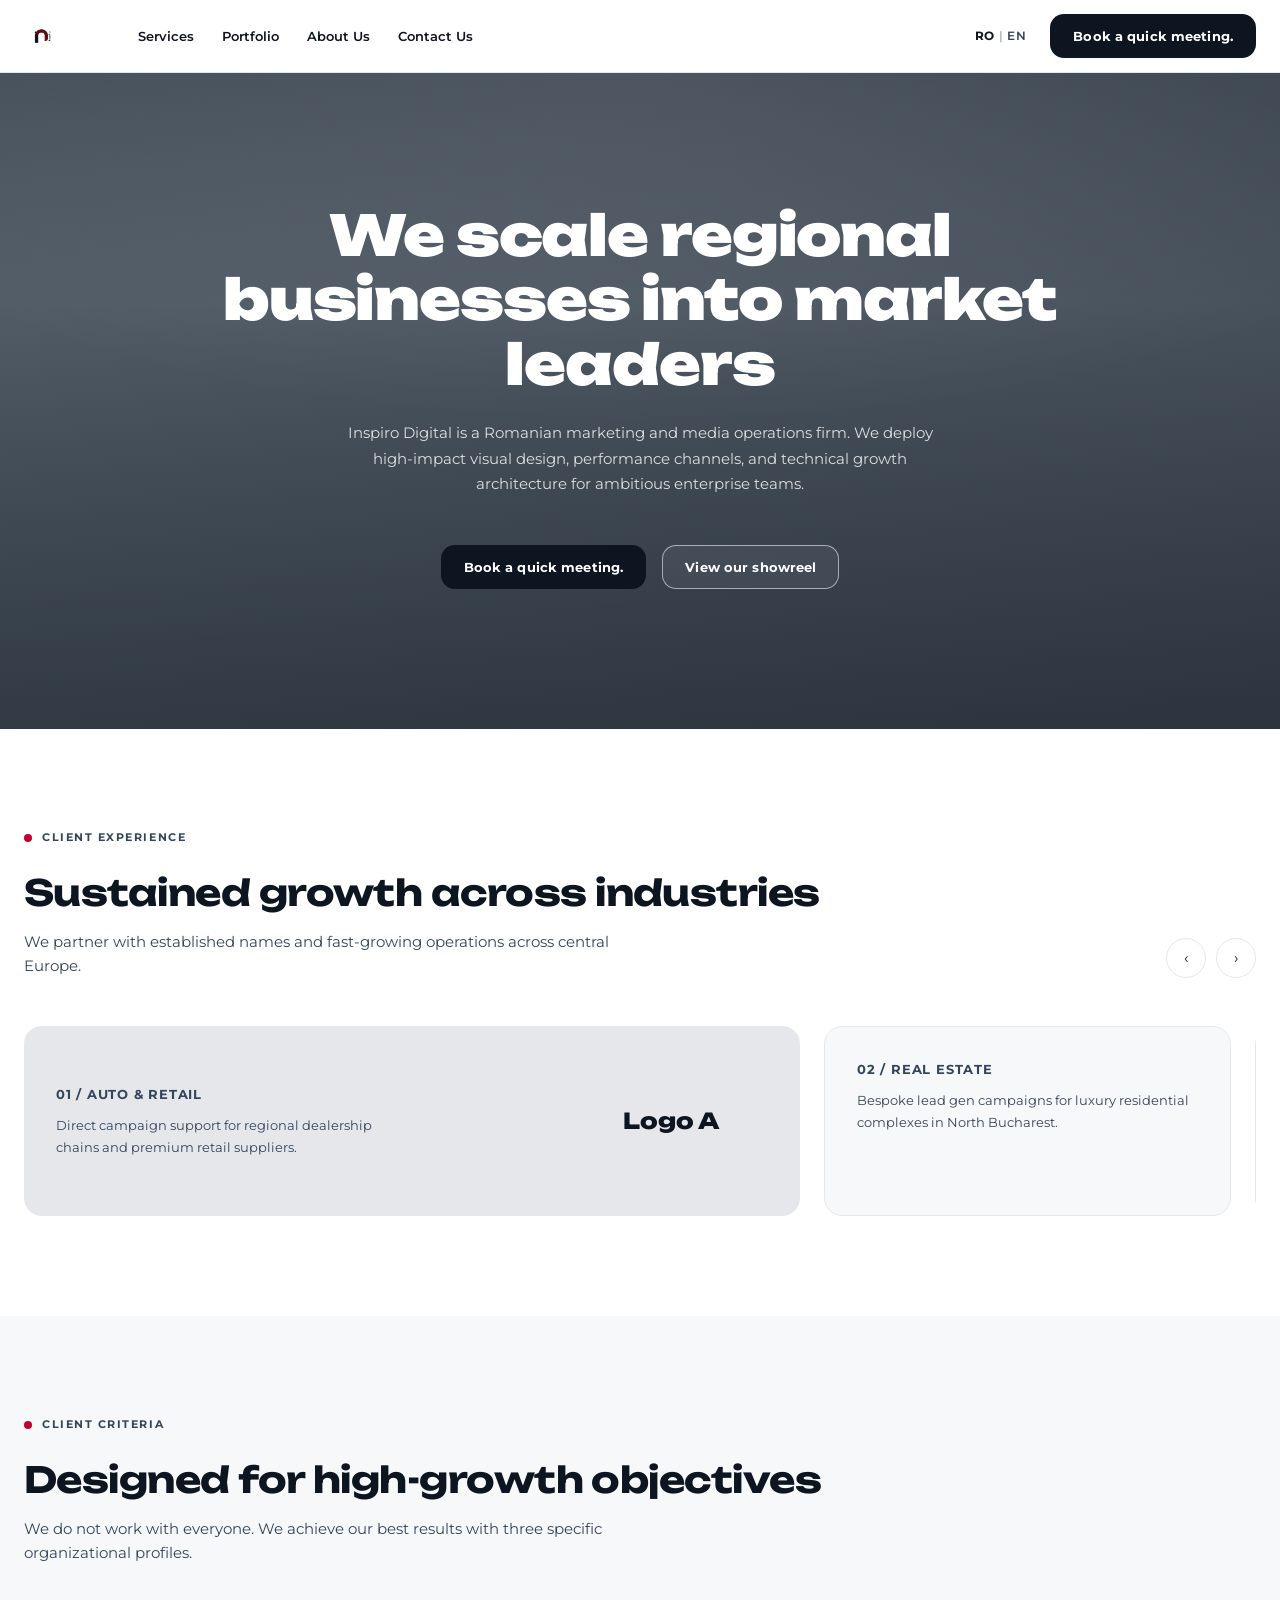
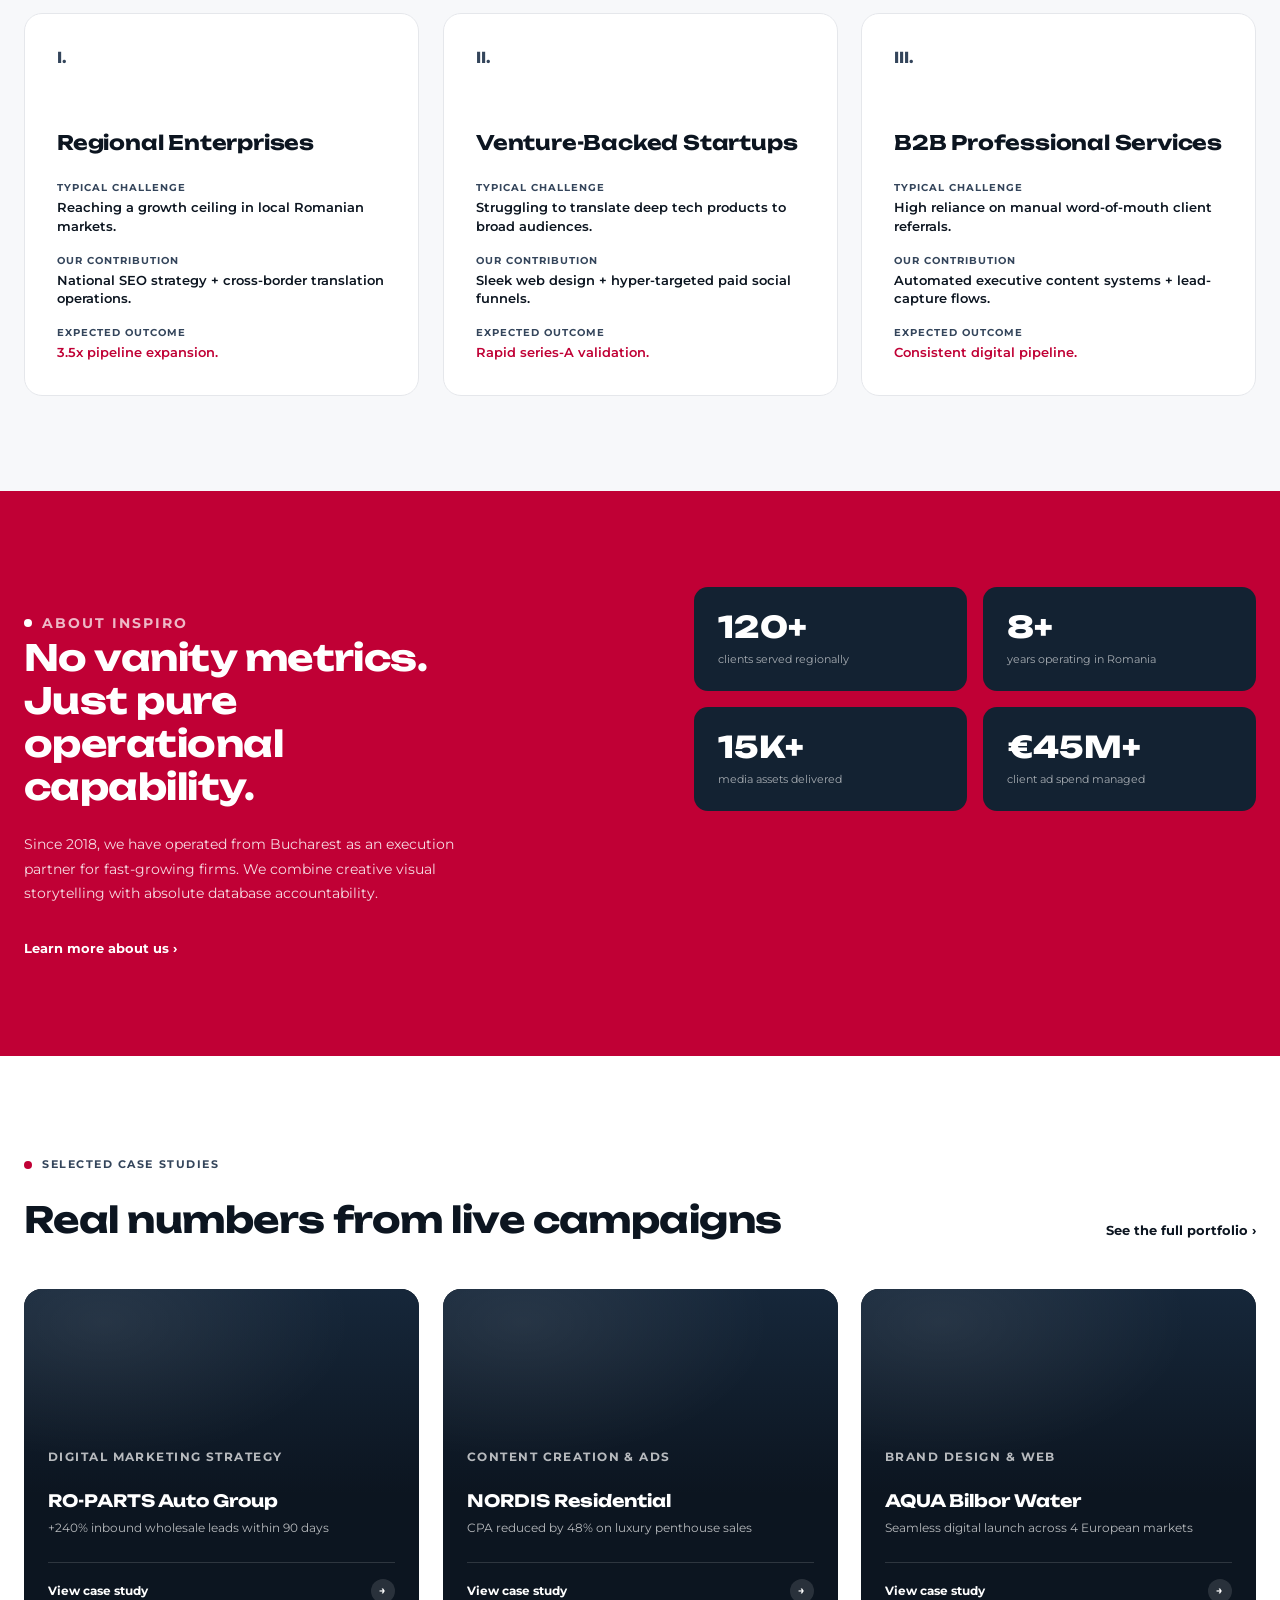
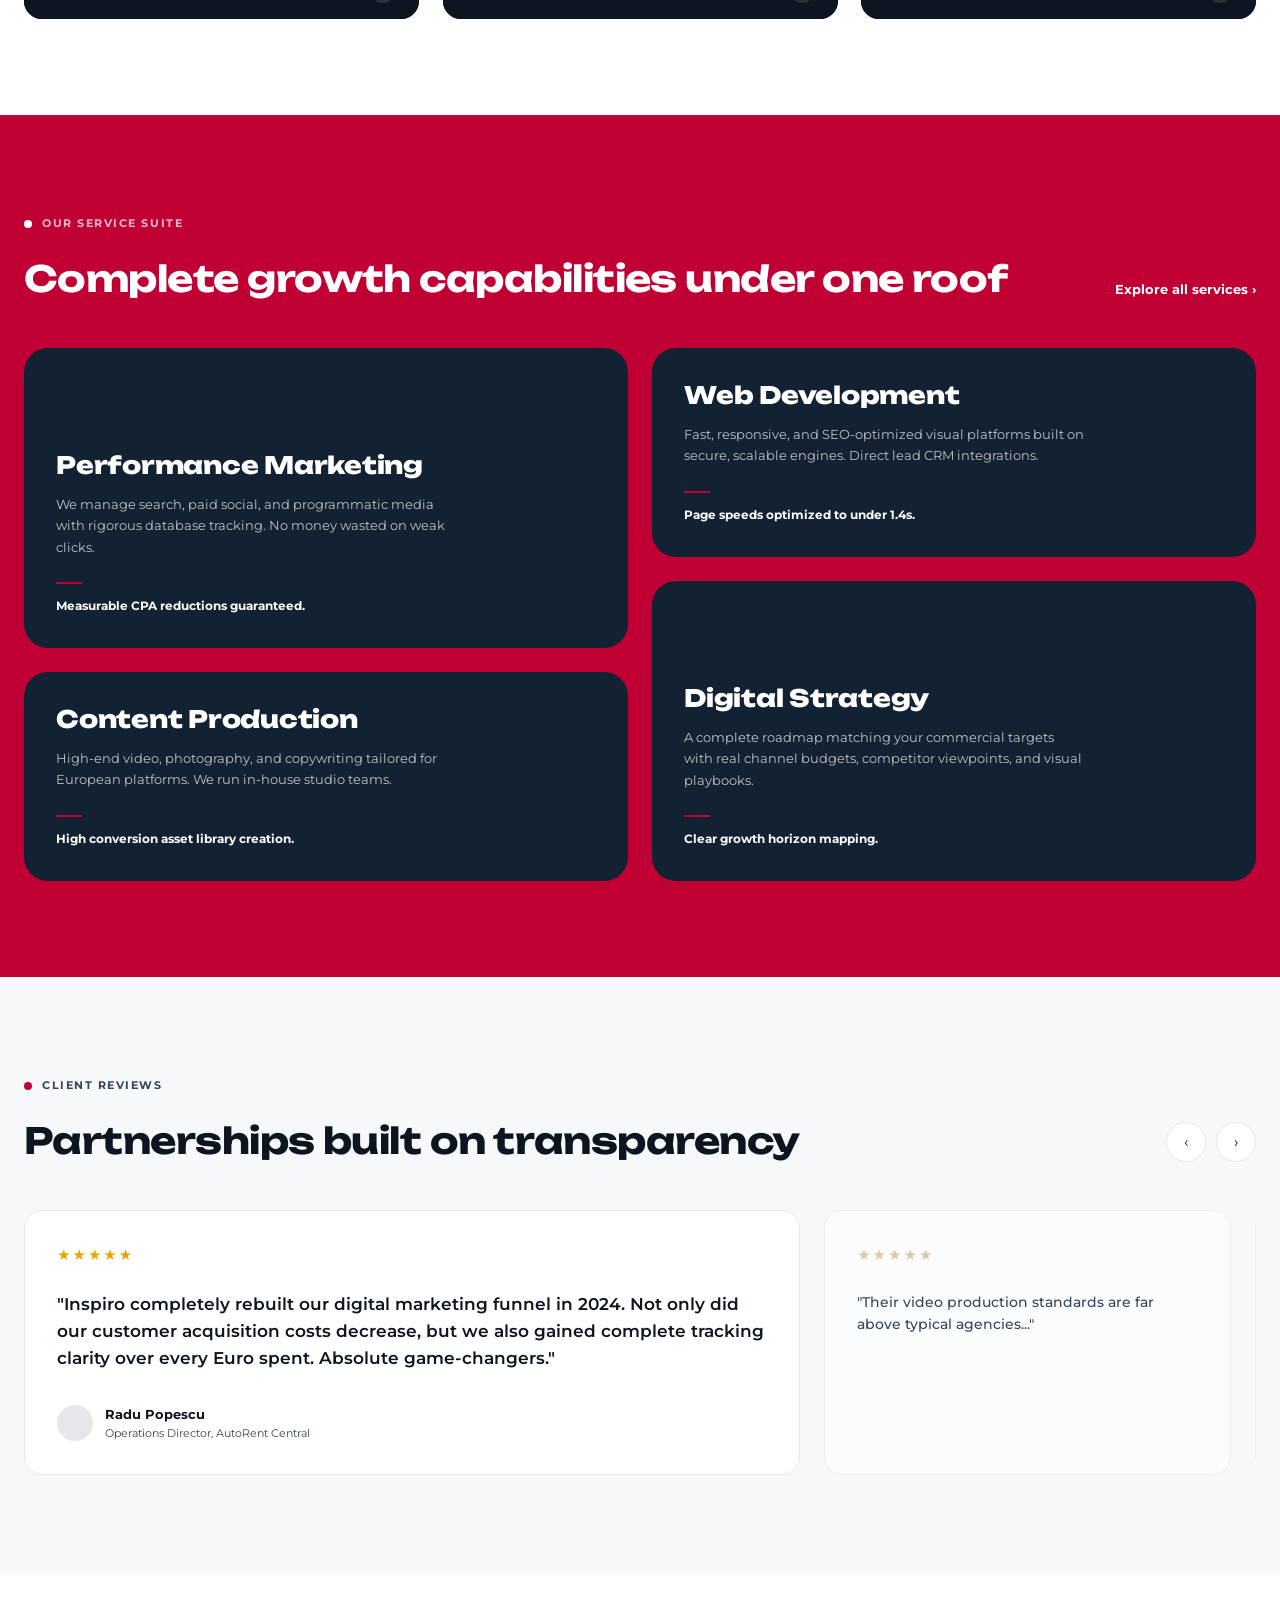
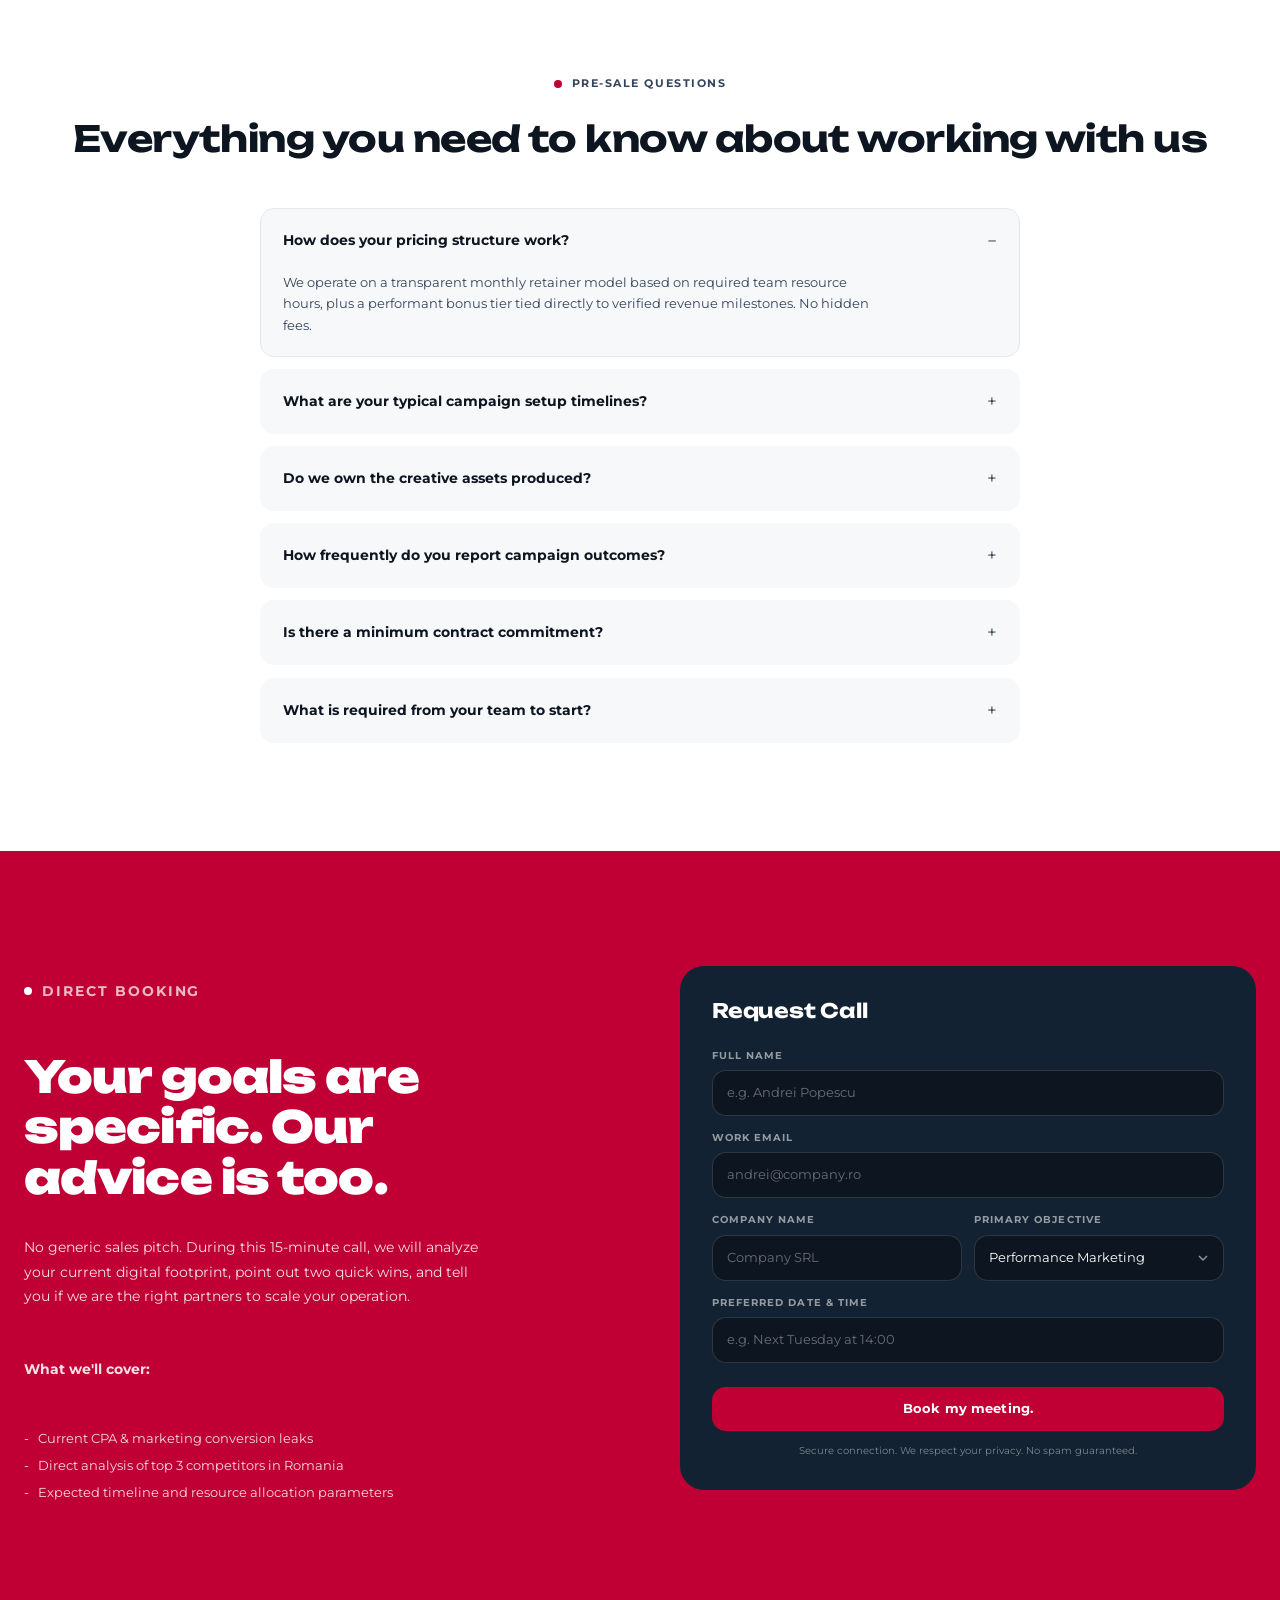
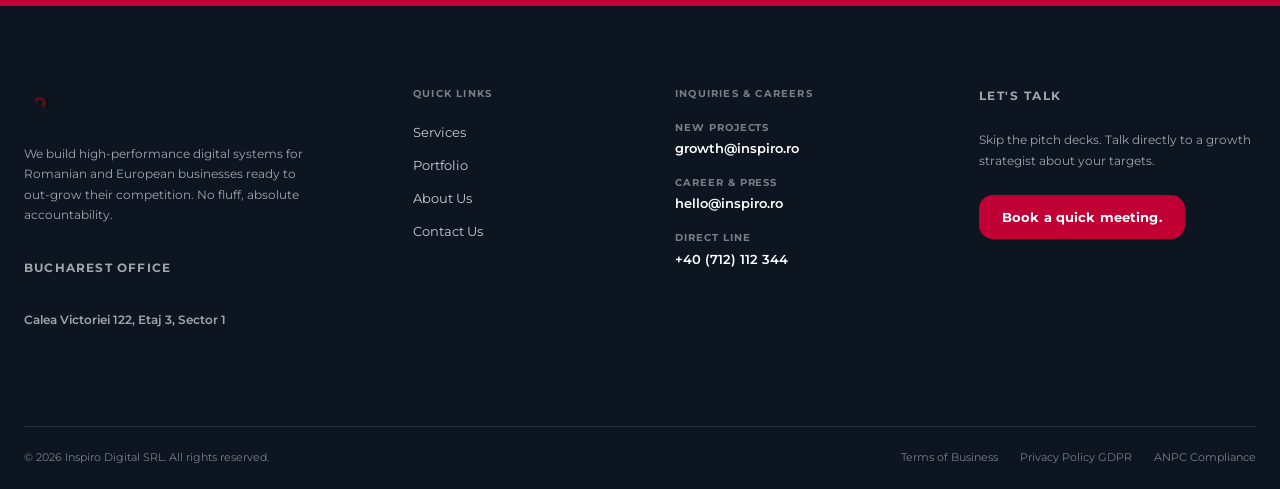
<file: index(7).html>
<!DOCTYPE html>
<html lang="en">
<head>
<meta charset="UTF-8">
<meta name="viewport" content="width=device-width, initial-scale=1">
<title>Inspiro Digital — We scale regional businesses into market leaders</title>
<meta name="description" content="Inspiro Digital is a Romanian marketing and media operations firm. We deploy high-impact visual design, performance channels, and technical growth architecture for ambitious enterprise teams.">
<link rel="preconnect" href="https://fonts.googleapis.com">
<link rel="preconnect" href="https://fonts.gstatic.com" crossorigin>
<link href="https://fonts.googleapis.com/css2?family=Montserrat:wght@400;500;600;700&family=Unbounded:wght@400;500;600;700;800;900&display=swap" rel="stylesheet">
<style>
/* ============================================================
   INSPIRO DESIGN SYSTEM v1.0.4
   01 Colors · 02 Typography · 03 Spacing · 04 Radius · 05 Grid
   06 Buttons · 07 Forms · 08 Cards · 09 Nav · 10 Backgrounds
   11 Motion
   ============================================================ */

/* 01 / COLORS ------------------------------------------------ */
:root{
  --pure-white:#FFFFFF;
  --cool-light-grey:#F7F8FA;
  --border-grey:#E5E7EB;
  --dark-editorial:#0C1520;
  --deep-navy:#132232;
  --muted-slate:#34455B;
  --accent-red:#C00035;
  --accent-red-hover:#D9003C;

  /* 03 / 8PX SPACING GRID */
  --s1:8px; --s2:16px; --s3:24px; --s4:32px; --s6:48px;
  --s8:64px; --s10:80px; --s12:96px; --s15:120px;

  /* 04 / BORDER RADIUS SCALE */
  --r-s:14px; --r-m:18px; --r-l:24px; --r-xl:32px;

  /* 05 / GRID SYSTEM — Desktop 1440 · 12 col · 80px margins · 24px gutters */
  --container:1280px;
  --gutter:24px;
  --margin:80px;

  /* 11 / MOTION */
  --ease:cubic-bezier(0.25,1,0.5,1);
  --dur:200ms;
}

*,*::before,*::after{box-sizing:border-box;}
html{scroll-behavior:smooth;-webkit-text-size-adjust:100%;}
body{
  margin:0;
  background:var(--pure-white);
  color:var(--dark-editorial);
  font-family:'Montserrat',system-ui,-apple-system,sans-serif;
  font-size:15px;line-height:1.6;font-weight:400;
  -webkit-font-smoothing:antialiased;
}
img{max-width:100%;display:block;}
a{color:inherit;text-decoration:none;}
button,input,select,textarea{font:inherit;color:inherit;}

:focus-visible{outline:2px solid var(--accent-red);outline-offset:3px;border-radius:4px;}

/* 02 / TYPOGRAPHY SCALE -------------------------------------- */
.t-display{font-family:'Unbounded';font-size:56px;line-height:1.15;font-weight:900;letter-spacing:-0.02em;margin:0;}
.t-h1{font-family:'Unbounded';font-size:36px;line-height:1.2;font-weight:700;letter-spacing:-0.015em;margin:0;}
.t-h2{font-family:'Unbounded';font-size:24px;line-height:1.25;font-weight:800;letter-spacing:-0.01em;margin:0;}
.t-h3{font-family:'Unbounded';font-size:20px;line-height:1.3;font-weight:700;letter-spacing:-0.01em;margin:0;}
.t-body-l{font-size:18px;line-height:1.6;font-weight:500;margin:0;}
.t-body-m{font-size:15px;line-height:1.6;font-weight:400;margin:0;}
.t-label{font-size:13px;line-height:1.4;font-weight:700;margin:0;}
.t-caption{font-size:11px;line-height:1.3;font-weight:500;margin:0;}

/* 05 / LAYOUT ------------------------------------------------ */
.container{width:100%;max-width:var(--container);margin:0 auto;padding:0 var(--gutter);}
.section{padding:var(--s12) 0;}

/* 10 / SECTION BACKGROUNDS */
.bg-white{background:var(--pure-white);}
.bg-grey{background:var(--cool-light-grey);}
.bg-dark{background:var(--dark-editorial);color:var(--pure-white);}
.bg-red{background:var(--accent-red);color:var(--pure-white);}

/* SIGNATURE — INSPIRO RED DOT EYEBROW ------------------------ */
.eyebrow{
  display:inline-flex;align-items:center;gap:10px;
  font-size:11px;font-weight:700;letter-spacing:0.14em;text-transform:uppercase;
  color:var(--muted-slate);margin:0 0 var(--s3);
}
.eyebrow .dot{
  width:8px;height:8px;border-radius:50%;background:var(--accent-red);
  flex:none;transition:transform var(--dur) var(--ease),box-shadow var(--dur) var(--ease);
}
.eyebrow:hover .dot{transform:scale(1.6);box-shadow:0 0 0 4px rgba(192,0,53,.18);}
.bg-red .eyebrow,.bg-dark .eyebrow{color:rgba(255,255,255,.72);}
.bg-red .eyebrow .dot{background:var(--pure-white);}
.bg-dark .eyebrow .dot{background:var(--accent-red);}

.section-head{margin-bottom:var(--s6);}
.section-sub{color:var(--muted-slate);font-size:15px;margin:var(--s2) 0 0;max-width:640px;}
.head-row{display:flex;align-items:flex-end;justify-content:space-between;gap:var(--s4);}

/* 06 / ACTION BUTTONS ---------------------------------------- */
.btn{
  display:inline-flex;align-items:center;justify-content:center;
  height:44px;padding:0 22px;border-radius:var(--r-s);
  font-size:13px;font-weight:700;letter-spacing:0.01em;
  border:1px solid transparent;cursor:pointer;white-space:nowrap;
  transition:background var(--dur) var(--ease),color var(--dur) var(--ease),
             border-color var(--dur) var(--ease),transform var(--dur) var(--ease);
}
.btn:hover{transform:translateY(-1px);}
.btn-red{background:var(--accent-red);color:#fff;}
.btn-red:hover{background:var(--accent-red-hover);}
.btn-dark{background:var(--dark-editorial);color:#fff;}
.btn-dark:hover{background:var(--deep-navy);}
.btn-outline{background:transparent;color:var(--dark-editorial);border-color:var(--border-grey);}
.btn-outline:hover{background:var(--cool-light-grey);border-color:#c9ced6;}
.btn-outline-light{background:rgba(255,255,255,.06);color:#fff;border-color:rgba(255,255,255,.55);}
.btn-outline-light:hover{background:rgba(255,255,255,.14);}
.btn-block{width:100%;}

.text-link{
  display:inline-flex;align-items:center;gap:6px;
  font-size:13px;font-weight:700;
  transition:gap var(--dur) var(--ease),opacity var(--dur) var(--ease);
}
.text-link:hover{gap:11px;opacity:.75;}

/* 09 / NAVIGATION ASSETS ------------------------------------- */
.site-header{
  position:sticky;top:0;z-index:60;background:var(--pure-white);
  border-bottom:1px solid var(--border-grey);
}
.nav{display:flex;align-items:center;gap:var(--s4);height:72px;}
.brand{display:flex;align-items:center;flex:none;}
.brand img{height:38px;width:auto;}
.nav-links{display:flex;align-items:center;gap:28px;margin-left:44px;}
.nav-links a{font-size:13px;font-weight:600;color:var(--dark-editorial);position:relative;padding:6px 0;}
.nav-links a::after{
  content:"";position:absolute;left:0;bottom:0;height:2px;width:0;background:var(--accent-red);
  transition:width var(--dur) var(--ease);
}
.nav-links a:hover::after{width:100%;}
.nav-right{display:flex;align-items:center;gap:var(--s3);margin-left:auto;}
.lang{font-size:12px;font-weight:600;color:var(--muted-slate);letter-spacing:.04em;}
.lang b{color:var(--dark-editorial);font-weight:700;}
.lang span{opacity:.4;margin:0 4px;}
.nav-toggle{display:none;width:44px;height:44px;border:1px solid var(--border-grey);border-radius:var(--r-s);background:#fff;cursor:pointer;}
.nav-toggle i{display:block;width:18px;height:2px;background:var(--dark-editorial);margin:4px auto;}

/* HERO — 10.5 IMAGE / VIDEO LED ------------------------------ */
.hero{
  position:relative;overflow:hidden;color:#fff;text-align:center;
  padding:130px 0 140px;
  background:
    radial-gradient(120% 90% at 50% 0%,rgba(255,255,255,.10) 0%,rgba(255,255,255,0) 60%),
    linear-gradient(165deg,#5A6570 0%,#4A545F 45%,#3B444F 100%);
}
.hero::after{
  content:"";position:absolute;inset:0;pointer-events:none;
  background:
    linear-gradient(180deg,rgba(12,21,32,.28) 0%,rgba(12,21,32,0) 35%,rgba(12,21,32,.35) 100%);
}
.hero .container{position:relative;z-index:2;}
.hero h1{max-width:900px;margin:0 auto;}
.hero p{
  max-width:620px;margin:var(--s3) auto 0;color:rgba(255,255,255,.82);
  font-size:15px;line-height:1.7;
}
.hero-actions{display:flex;gap:var(--s2);justify-content:center;margin-top:var(--s6);flex-wrap:wrap;}

/* CAROUSEL --------------------------------------------------- */
.carousel-nav{display:flex;gap:10px;flex:none;}
.c-btn{
  width:40px;height:40px;border-radius:50%;border:1px solid var(--border-grey);
  background:#fff;color:var(--dark-editorial);display:flex;align-items:center;justify-content:center;
  cursor:pointer;font-size:15px;line-height:1;
  transition:background var(--dur) var(--ease),border-color var(--dur) var(--ease),color var(--dur) var(--ease);
}
.c-btn:hover{background:var(--accent-red);border-color:var(--accent-red);color:#fff;}
.track{
  display:flex;gap:var(--gutter);overflow-x:auto;scroll-snap-type:x mandatory;
  scroll-behavior:smooth;padding-bottom:4px;
  scrollbar-width:none;-ms-overflow-style:none;
}
.track::-webkit-scrollbar{display:none;}
.track>*{scroll-snap-align:start;}

/* 08 / CARD LIBRARY — INDUSTRY -------------------------------- */
.industry-card{
  flex:0 0 63%;min-height:190px;border-radius:var(--r-m);
  background:var(--border-grey);padding:var(--s4);
  display:flex;align-items:center;justify-content:space-between;gap:var(--s4);
  transition:transform var(--dur) var(--ease),box-shadow var(--dur) var(--ease);
}
.industry-card.alt{flex:0 0 33%;background:var(--cool-light-grey);border:1px solid var(--border-grey);align-items:flex-start;}
.industry-card:hover{transform:translateY(-4px);box-shadow:0 18px 40px -24px rgba(12,21,32,.45);}
.industry-card .i-label{font-size:13px;font-weight:700;letter-spacing:.06em;text-transform:uppercase;margin:0 0 10px;}
.industry-card p{font-size:13px;color:var(--muted-slate);margin:0;max-width:340px;line-height:1.65;}
.industry-card .logo-slot{
  font-family:'Unbounded';font-weight:800;font-size:22px;color:var(--dark-editorial);
  padding-right:var(--s6);flex:none;
}

/* 08 / CARD LIBRARY — CRITERIA -------------------------------- */
.criteria-grid{display:grid;grid-template-columns:repeat(3,1fr);gap:var(--gutter);}
.criteria-card{
  background:var(--pure-white);border:1px solid var(--border-grey);border-radius:var(--r-m);
  padding:var(--s4);position:relative;overflow:hidden;
  transition:transform var(--dur) var(--ease),box-shadow var(--dur) var(--ease),border-color var(--dur) var(--ease);
}
.criteria-card::before{
  content:"";position:absolute;left:0;top:0;height:3px;width:0;background:var(--accent-red);
  transition:width 320ms var(--ease);
}
.criteria-card:hover{transform:translateY(-4px);box-shadow:0 20px 44px -26px rgba(12,21,32,.4);border-color:#d8dce2;}
.criteria-card:hover::before{width:100%;}
.criteria-num{font-family:'Unbounded';font-weight:700;font-size:15px;color:var(--muted-slate);margin:0 0 60px;}
.criteria-card h3{margin:0 0 var(--s3);}
.criteria-row{margin-top:var(--s2);}
.criteria-row .k{
  font-size:10px;font-weight:700;letter-spacing:.1em;text-transform:uppercase;
  color:var(--muted-slate);margin:0 0 3px;
}
.criteria-row .v{font-size:12.5px;font-weight:600;color:var(--dark-editorial);margin:0;line-height:1.5;}
.criteria-row:last-child .v{color:var(--accent-red);}

/* ABOUT / STATS ---------------------------------------------- */
.about-grid{display:grid;grid-template-columns:1.05fr 1fr;gap:var(--s10);align-items:start;}
.about-copy h2{max-width:460px;}
.about-copy p{margin:var(--s3) 0 0;font-size:14px;line-height:1.75;color:rgba(255,255,255,.86);max-width:470px;}
.about-copy .text-link{margin-top:var(--s4);color:#fff;}
.stat-grid{display:grid;grid-template-columns:1fr 1fr;gap:var(--s2);}
.stat-card{
  background:var(--deep-navy);border-radius:var(--r-s);padding:22px 24px;min-height:104px;
  display:flex;flex-direction:column;justify-content:center;
  transition:transform var(--dur) var(--ease);
}
.stat-card:hover{transform:translateY(-4px);}
.stat-card .n{font-family:'Unbounded';font-weight:800;font-size:30px;line-height:1.1;color:#fff;margin:0;}
.stat-card .l{font-size:11px;color:rgba(255,255,255,.62);margin:8px 0 0;}

/* CASE STUDIES ------------------------------------------------ */
.case-grid{display:grid;grid-template-columns:repeat(3,1fr);gap:var(--gutter);}
.case-card{
  position:relative;border-radius:var(--r-m);overflow:hidden;min-height:330px;
  background:var(--dark-editorial);
  display:flex;flex-direction:column;justify-content:flex-end;
  padding:var(--s3) var(--s3) 0;color:#fff;
  transition:transform var(--dur) var(--ease),box-shadow var(--dur) var(--ease);
}
.case-card::before{
  content:"";position:absolute;inset:0;
  background:
    radial-gradient(90% 60% at 20% 10%,rgba(255,255,255,.08),rgba(255,255,255,0) 70%),
    linear-gradient(180deg,#16273a 0%,#0C1520 62%);
  transform:scale(1);transition:transform 500ms var(--ease);
}
.case-card:hover::before{transform:scale(1.02);}
.case-card:hover{transform:translateY(-4px);box-shadow:0 26px 50px -28px rgba(12,21,32,.6);}
.case-card>*{position:relative;z-index:2;}
.case-kicker{font-size:9.5px;font-weight:700;letter-spacing:.12em;text-transform:uppercase;color:rgba(255,255,255,.6);margin:0 0 8px;}
.case-card h3{font-family:'Unbounded';font-size:17px;font-weight:700;margin:0 0 8px;line-height:1.25;}
.case-card p{font-size:12px;color:rgba(255,255,255,.7);margin:0 0 var(--s3);line-height:1.55;}
.case-foot{
  border-top:1px solid rgba(255,255,255,.14);
  display:flex;align-items:center;justify-content:space-between;
  padding:16px 0;font-size:12px;font-weight:700;
}
.case-foot .arrow{
  width:24px;height:24px;border-radius:50%;background:rgba(255,255,255,.12);
  display:flex;align-items:center;justify-content:center;font-size:11px;
  transition:background var(--dur) var(--ease),transform var(--dur) var(--ease);
}
.case-card:hover .arrow{background:var(--accent-red);transform:translateX(3px);}

/* SERVICE SUITE ----------------------------------------------- */
.service-grid{display:grid;grid-template-columns:1fr 1fr;gap:var(--gutter);}
.service-col{display:flex;flex-direction:column;gap:var(--gutter);}
.service-card{
  background:var(--deep-navy);border-radius:var(--r-l);padding:var(--s4);
  display:flex;flex-direction:column;justify-content:flex-end;color:#fff;
  transition:transform var(--dur) var(--ease),box-shadow var(--dur) var(--ease);
}
.service-card:hover{transform:translateY(-4px);box-shadow:0 26px 54px -30px rgba(0,0,0,.65);}
.service-card.tall{min-height:300px;flex:1.35;}
.service-card.short{min-height:200px;flex:1;justify-content:flex-start;}
.service-card h3{margin:0 0 14px;}
.service-card p{font-size:13px;color:rgba(255,255,255,.72);margin:0 0 var(--s3);line-height:1.65;max-width:400px;}
.service-card .note{font-size:12px;font-weight:700;color:#fff;margin:0;}
.service-card .note::before{content:"";display:block;width:26px;height:2px;background:var(--accent-red);margin-bottom:12px;}

/* REVIEWS ----------------------------------------------------- */
.review-card{
  flex:0 0 63%;background:var(--pure-white);border:1px solid var(--border-grey);
  border-radius:var(--r-m);padding:var(--s4);
  transition:transform var(--dur) var(--ease),box-shadow var(--dur) var(--ease);
}
.review-card:hover{transform:translateY(-4px);box-shadow:0 20px 44px -26px rgba(12,21,32,.35);}
.review-card.faded{flex:0 0 33%;background:rgba(255,255,255,.55);border-color:#eceef1;}
.stars{color:#E8A400;font-size:15px;letter-spacing:2px;margin:0 0 var(--s3);}
.review-card.faded .stars{color:#d9c9a0;}
.review-card q{
  display:block;quotes:none;font-size:17px;font-weight:600;line-height:1.6;
  color:var(--dark-editorial);margin:0 0 var(--s4);
}
.review-card.faded q{font-size:14px;color:var(--muted-slate);font-weight:500;margin-bottom:0;}
.reviewer{display:flex;align-items:center;gap:12px;}
.reviewer .av{width:36px;height:36px;border-radius:50%;background:var(--border-grey);flex:none;}
.reviewer .nm{font-size:12.5px;font-weight:700;margin:0;}
.reviewer .rl{font-size:11px;color:var(--muted-slate);margin:0;}

/* FAQ ---------------------------------------------------------- */
.faq-wrap{max-width:760px;margin:0 auto;}
.faq-item{
  background:var(--cool-light-grey);border:1px solid transparent;border-radius:var(--r-s);
  margin-bottom:12px;overflow:hidden;transition:background var(--dur) var(--ease),border-color var(--dur) var(--ease);
}
.faq-item:hover{border-color:var(--border-grey);}
.faq-q{
  width:100%;background:none;border:0;cursor:pointer;text-align:left;
  display:flex;align-items:center;justify-content:space-between;gap:var(--s3);
  padding:18px 22px;font-size:13.5px;font-weight:700;color:var(--dark-editorial);
}
.faq-q .sign{font-size:17px;font-weight:400;color:var(--muted-slate);flex:none;transition:transform var(--dur) var(--ease);}
.faq-a{max-height:0;overflow:hidden;transition:max-height 320ms var(--ease);}
.faq-a p{padding:0 22px 20px;margin:0;font-size:12.5px;line-height:1.7;color:var(--muted-slate);max-width:640px;}
.faq-item.open{background:var(--cool-light-grey);border-color:var(--border-grey);}
.faq-item.open .sign{transform:rotate(180deg);}

/* DIRECT BOOKING ---------------------------------------------- */
.booking-grid{display:grid;grid-template-columns:1fr 1fr;gap:var(--s10);align-items:center;}
.booking-copy h2{max-width:420px;}
.booking-copy>p{margin:var(--s4) 0 var(--s6);font-size:14px;line-height:1.75;color:rgba(255,255,255,.88);max-width:470px;}
.cover-title{font-size:13px;font-weight:700;margin:0 0 12px;}
.cover-list{list-style:none;padding:0;margin:0;}
.cover-list li{font-size:12.5px;color:rgba(255,255,255,.85);margin-bottom:7px;padding-left:14px;position:relative;}
.cover-list li::before{content:"-";position:absolute;left:0;top:0;}

/* 07 / FORM ELEMENTS ------------------------------------------ */
.form-card{background:var(--deep-navy);border-radius:var(--r-l);padding:var(--s4);}
.form-card h3{margin:0 0 var(--s3);color:#fff;}
.field{margin-bottom:14px;}
.field label{
  display:block;font-size:9.5px;font-weight:700;letter-spacing:.11em;text-transform:uppercase;
  color:rgba(255,255,255,.55);margin-bottom:7px;
}
.input,.select,.textarea{
  width:100%;background:var(--dark-editorial);border:1px solid rgba(255,255,255,.14);
  border-radius:var(--r-s);padding:12px 14px;font-size:12.5px;color:#fff;
  transition:border-color var(--dur) var(--ease),box-shadow var(--dur) var(--ease);
}
.input::placeholder,.textarea::placeholder{color:rgba(255,255,255,.38);}
.input:focus,.select:focus,.textarea:focus{
  outline:none;border-color:var(--accent-red);box-shadow:0 0 0 3px rgba(192,0,53,.22);
}
.select{appearance:none;
  background-image:url("data:image/svg+xml;utf8,<svg xmlns='http://www.w3.org/2000/svg' width='12' height='12' viewBox='0 0 12 12'><path d='M2 4l4 4 4-4' fill='none' stroke='%23ffffff' stroke-opacity='.55' stroke-width='1.5'/></svg>");
  background-repeat:no-repeat;background-position:right 14px center;padding-right:34px;}
.field-row{display:grid;grid-template-columns:1fr 1fr;gap:12px;}
.form-note{font-size:9.5px;color:rgba(255,255,255,.45);text-align:center;margin:12px 0 0;}
.form-card .btn{margin-top:10px;}

/* FOOTER ------------------------------------------------------- */
.site-footer{background:var(--dark-editorial);color:#fff;padding:var(--s10) 0 0;}
.footer-grid{display:grid;grid-template-columns:1.6fr 1fr 1.2fr 1.3fr;gap:var(--s6);}
.footer-brand img{height:34px;width:auto;margin-bottom:var(--s3);}
.footer-brand p{font-size:12px;line-height:1.7;color:rgba(255,255,255,.62);margin:0 0 var(--s4);max-width:300px;}
.f-office{font-size:10px;font-weight:700;letter-spacing:.1em;text-transform:uppercase;color:rgba(255,255,255,.45);margin:0 0 5px;}
.f-office-v{font-size:12px;font-weight:600;color:#fff;margin:0;}
.f-title{font-size:10px;font-weight:700;letter-spacing:.12em;text-transform:uppercase;color:rgba(255,255,255,.45);margin:0 0 18px;}
.f-list{list-style:none;padding:0;margin:0;}
.f-list li{margin-bottom:9px;}
.f-list a{font-size:12.5px;color:rgba(255,255,255,.78);transition:color var(--dur) var(--ease);}
.f-list a:hover{color:var(--accent-red);}
.f-block{margin-bottom:16px;}
.f-block .k{font-size:9.5px;font-weight:700;letter-spacing:.1em;text-transform:uppercase;color:rgba(255,255,255,.45);margin:0 0 4px;}
.f-block .v{font-size:12.5px;font-weight:600;color:#fff;margin:0;}
.f-cta p{font-size:12px;line-height:1.7;color:rgba(255,255,255,.62);margin:0 0 var(--s3);}
.footer-bottom{
  margin-top:var(--s8);border-top:1px solid rgba(255,255,255,.1);
  padding:22px 0;display:flex;align-items:center;justify-content:space-between;gap:var(--s3);flex-wrap:wrap;
}
.footer-bottom p{font-size:11px;color:rgba(255,255,255,.45);margin:0;}
.legal{display:flex;gap:22px;}
.legal a{font-size:11px;color:rgba(255,255,255,.45);transition:color var(--dur) var(--ease);}
.legal a:hover{color:#fff;}

/* 11 / SCROLL REVEAL MOTION ------------------------------------ */
.reveal{
  opacity:0;transform:translateY(28px);
  transition:opacity 700ms var(--ease),transform 700ms var(--ease);
  transition-delay:var(--d,0ms);will-change:opacity,transform;
}
.reveal.is-visible{opacity:1;transform:none;}

@media (prefers-reduced-motion:reduce){
  html{scroll-behavior:auto;}
  .reveal{opacity:1;transform:none;transition:none;}
  *{animation-duration:.001ms!important;transition-duration:.001ms!important;}
}

/* ============================================================
   05 / MOBILE SPEC (390px) — fluid stack · 20px outer margins
   ============================================================ */
@media (max-width:1080px){
  .about-grid,.booking-grid{grid-template-columns:1fr;gap:var(--s6);}
  .criteria-grid,.case-grid{grid-template-columns:1fr 1fr;}
  .footer-grid{grid-template-columns:1fr 1fr;gap:var(--s6);}
  .nav-links{display:none;}
  .nav-toggle{display:block;}
  .industry-card{flex:0 0 82%;}
  .industry-card.alt{flex:0 0 60%;}
  .review-card{flex:0 0 82%;}
  .review-card.faded{flex:0 0 60%;}
}
@media (max-width:720px){
  :root{--gutter:20px;}
  .t-display{font-size:32px;}
  .t-h1{font-size:26px;}
  .t-h2{font-size:20px;}
  .t-h3{font-size:18px;}
  .section{padding:var(--s8) 0;}
  .hero{padding:80px 0 88px;}
  .criteria-grid,.case-grid,.service-grid,.stat-grid,.footer-grid,.field-row{grid-template-columns:1fr;}
  .service-card.tall,.service-card.short{min-height:0;}
  .head-row{flex-direction:column;align-items:flex-start;gap:var(--s3);}
  .industry-card{flex:0 0 90%;flex-direction:column;align-items:flex-start;justify-content:flex-start;}
  .industry-card .logo-slot{padding:0;}
  .review-card,.review-card.faded{flex:0 0 90%;}
  .hero-actions .btn{flex:1 1 auto;}
  .criteria-num{margin-bottom:var(--s4);}
}
</style>
</head>
<body>

<!-- ============ 09 / GLOBAL HEADER ============ -->
<header class="site-header">
  <div class="container">
    <nav class="nav">
      <a class="brand" href="#top" aria-label="Inspiro Digital home">
        <img src="Inspiro-logo-dark.png" alt="Inspiro Digital">
      </a>
      <div class="nav-links">
        <a href="#services">Services</a>
        <a href="#portfolio">Portfolio</a>
        <a href="#about">About Us</a>
        <a href="#contact">Contact Us</a>
      </div>
      <div class="nav-right">
        <div class="lang"><b>RO</b><span>|</span>EN</div>
        <a href="#contact" class="btn btn-dark">Book a quick meeting.</a>
        <button class="nav-toggle" aria-label="Open menu"><i></i><i></i><i></i></button>
      </div>
    </nav>
  </div>
</header>

<!-- ============ HERO — 10.5 IMAGE / VIDEO LED ============ -->
<section class="hero" id="top">
  <div class="container">
    <h1 class="t-display reveal">We scale regional businesses into market leaders</h1>
    <p class="reveal" style="--d:120ms">Inspiro Digital is a Romanian marketing and media operations firm. We deploy high-impact visual design, performance channels, and technical growth architecture for ambitious enterprise teams.</p>
    <div class="hero-actions reveal" style="--d:240ms">
      <a href="#contact" class="btn btn-dark">Book a quick meeting.</a>
      <a href="#portfolio" class="btn btn-outline-light">View our showreel</a>
    </div>
  </div>
</section>

<!-- ============ CLIENT EXPERIENCE ============ -->
<section class="section bg-white">
  <div class="container">
    <div class="head-row section-head reveal">
      <div>
        <p class="eyebrow"><span class="dot"></span>Client experience</p>
        <h2 class="t-h1">Sustained growth across industries</h2>
        <p class="section-sub">We partner with established names and fast-growing operations across central Europe.</p>
      </div>
      <div class="carousel-nav">
        <button class="c-btn" data-scroll="prev" data-target="industry-track" aria-label="Previous industries">&#8249;</button>
        <button class="c-btn" data-scroll="next" data-target="industry-track" aria-label="Next industries">&#8250;</button>
      </div>
    </div>

    <div class="track reveal" id="industry-track" style="--d:100ms">
      <article class="industry-card">
        <div>
          <p class="i-label">01 / Auto &amp; Retail</p>
          <p>Direct campaign support for regional dealership chains and premium retail suppliers.</p>
        </div>
        <div class="logo-slot">Logo A</div>
      </article>
      <article class="industry-card alt">
        <div>
          <p class="i-label">02 / Real Estate</p>
          <p>Bespoke lead gen campaigns for luxury residential complexes in North Bucharest.</p>
        </div>
      </article>
      <article class="industry-card alt">
        <div>
          <p class="i-label">03 / Manufacturing</p>
          <p>Export-ready technical content and distributor acquisition across four markets.</p>
        </div>
      </article>
      <article class="industry-card alt">
        <div>
          <p class="i-label">04 / Professional Services</p>
          <p>Executive positioning systems for legal, financial, and consulting partnerships.</p>
        </div>
      </article>
    </div>
  </div>
</section>

<!-- ============ CLIENT CRITERIA ============ -->
<section class="section bg-grey" id="about">
  <div class="container">
    <div class="section-head reveal">
      <p class="eyebrow"><span class="dot"></span>Client criteria</p>
      <h2 class="t-h1">Designed for high-growth objectives</h2>
      <p class="section-sub">We do not work with everyone. We achieve our best results with three specific organizational profiles.</p>
    </div>

    <div class="criteria-grid">
      <article class="criteria-card reveal">
        <p class="criteria-num">I.</p>
        <h3 class="t-h3">Regional Enterprises</h3>
        <div class="criteria-row"><p class="k">Typical Challenge</p><p class="v">Reaching a growth ceiling in local Romanian markets.</p></div>
        <div class="criteria-row"><p class="k">Our Contribution</p><p class="v">National SEO strategy + cross-border translation operations.</p></div>
        <div class="criteria-row"><p class="k">Expected Outcome</p><p class="v">3.5x pipeline expansion.</p></div>
      </article>

      <article class="criteria-card reveal" style="--d:100ms">
        <p class="criteria-num">II.</p>
        <h3 class="t-h3">Venture-Backed Startups</h3>
        <div class="criteria-row"><p class="k">Typical Challenge</p><p class="v">Struggling to translate deep tech products to broad audiences.</p></div>
        <div class="criteria-row"><p class="k">Our Contribution</p><p class="v">Sleek web design + hyper-targeted paid social funnels.</p></div>
        <div class="criteria-row"><p class="k">Expected Outcome</p><p class="v">Rapid series-A validation.</p></div>
      </article>

      <article class="criteria-card reveal" style="--d:200ms">
        <p class="criteria-num">III.</p>
        <h3 class="t-h3">B2B Professional Services</h3>
        <div class="criteria-row"><p class="k">Typical Challenge</p><p class="v">High reliance on manual word-of-mouth client referrals.</p></div>
        <div class="criteria-row"><p class="k">Our Contribution</p><p class="v">Automated executive content systems + lead-capture flows.</p></div>
        <div class="criteria-row"><p class="k">Expected Outcome</p><p class="v">Consistent digital pipeline.</p></div>
      </article>
    </div>
  </div>
</section>

<!-- ============ ABOUT INSPIRO ============ -->
<section class="section bg-red">
  <div class="container">
    <div class="about-grid">
      <div class="about-copy reveal">
        <p class="eyebrow"><span class="dot"></span>About Inspiro</p>
        <h2 class="t-h1">No vanity metrics. Just pure operational capability.</h2>
        <p>Since 2018, we have operated from Bucharest as an execution partner for fast-growing firms. We combine creative visual storytelling with absolute database accountability.</p>
        <a href="#about" class="text-link">Learn more about us &#8250;</a>
      </div>

      <div class="stat-grid">
        <div class="stat-card reveal"><p class="n">120+</p><p class="l">clients served regionally</p></div>
        <div class="stat-card reveal" style="--d:80ms"><p class="n">8+</p><p class="l">years operating in Romania</p></div>
        <div class="stat-card reveal" style="--d:160ms"><p class="n">15K+</p><p class="l">media assets delivered</p></div>
        <div class="stat-card reveal" style="--d:240ms"><p class="n">&euro;45M+</p><p class="l">client ad spend managed</p></div>
      </div>
    </div>
  </div>
</section>

<!-- ============ SELECTED CASE STUDIES ============ -->
<section class="section bg-white" id="portfolio">
  <div class="container">
    <div class="head-row section-head reveal">
      <div>
        <p class="eyebrow"><span class="dot"></span>Selected case studies</p>
        <h2 class="t-h1">Real numbers from live campaigns</h2>
      </div>
      <a href="#portfolio" class="text-link">See the full portfolio &#8250;</a>
    </div>

    <div class="case-grid">
      <a href="#portfolio" class="case-card reveal">
        <p class="case-kicker">Digital Marketing Strategy</p>
        <h3>RO-PARTS Auto Group</h3>
        <p>+240% inbound wholesale leads within 90 days</p>
        <div class="case-foot"><span>View case study</span><span class="arrow">&#8594;</span></div>
      </a>
      <a href="#portfolio" class="case-card reveal" style="--d:100ms">
        <p class="case-kicker">Content Creation &amp; Ads</p>
        <h3>NORDIS Residential</h3>
        <p>CPA reduced by 48% on luxury penthouse sales</p>
        <div class="case-foot"><span>View case study</span><span class="arrow">&#8594;</span></div>
      </a>
      <a href="#portfolio" class="case-card reveal" style="--d:200ms">
        <p class="case-kicker">Brand Design &amp; Web</p>
        <h3>AQUA Bilbor Water</h3>
        <p>Seamless digital launch across 4 European markets</p>
        <div class="case-foot"><span>View case study</span><span class="arrow">&#8594;</span></div>
      </a>
    </div>
  </div>
</section>

<!-- ============ OUR SERVICE SUITE ============ -->
<section class="section bg-red" id="services">
  <div class="container">
    <div class="head-row section-head reveal">
      <div>
        <p class="eyebrow"><span class="dot"></span>Our service suite</p>
        <h2 class="t-h1">Complete growth capabilities under one roof</h2>
      </div>
      <a href="#services" class="text-link">Explore all services &#8250;</a>
    </div>

    <div class="service-grid">
      <div class="service-col">
        <article class="service-card tall reveal">
          <h3 class="t-h2">Performance Marketing</h3>
          <p>We manage search, paid social, and programmatic media with rigorous database tracking. No money wasted on weak clicks.</p>
          <p class="note">Measurable CPA reductions guaranteed.</p>
        </article>

        <article class="service-card short reveal" style="--d:200ms">
          <h3 class="t-h2">Content Production</h3>
          <p>High-end video, photography, and copywriting tailored for European platforms. We run in-house studio teams.</p>
          <p class="note">High conversion asset library creation.</p>
        </article>
      </div>

      <div class="service-col">
        <article class="service-card short reveal" style="--d:100ms">
          <h3 class="t-h2">Web Development</h3>
          <p>Fast, responsive, and SEO-optimized visual platforms built on secure, scalable engines. Direct lead CRM integrations.</p>
          <p class="note">Page speeds optimized to under 1.4s.</p>
        </article>

        <article class="service-card tall reveal" style="--d:300ms">
          <h3 class="t-h2">Digital Strategy</h3>
          <p>A complete roadmap matching your commercial targets with real channel budgets, competitor viewpoints, and visual playbooks.</p>
          <p class="note">Clear growth horizon mapping.</p>
        </article>
      </div>
    </div>
  </div>
</section>

<!-- ============ CLIENT REVIEWS ============ -->
<section class="section bg-grey">
  <div class="container">
    <div class="head-row section-head reveal">
      <div>
        <p class="eyebrow"><span class="dot"></span>Client reviews</p>
        <h2 class="t-h1">Partnerships built on transparency</h2>
      </div>
      <div class="carousel-nav">
        <button class="c-btn" data-scroll="prev" data-target="review-track" aria-label="Previous reviews">&#8249;</button>
        <button class="c-btn" data-scroll="next" data-target="review-track" aria-label="Next reviews">&#8250;</button>
      </div>
    </div>

    <div class="track reveal" id="review-track" style="--d:100ms">
      <article class="review-card">
        <p class="stars">&#9733;&#9733;&#9733;&#9733;&#9733;</p>
        <q>"Inspiro completely rebuilt our digital marketing funnel in 2024. Not only did our customer acquisition costs decrease, but we also gained complete tracking clarity over every Euro spent. Absolute game-changers."</q>
        <div class="reviewer">
          <div class="av"></div>
          <div>
            <p class="nm">Radu Popescu</p>
            <p class="rl">Operations Director, AutoRent Central</p>
          </div>
        </div>
      </article>

      <article class="review-card faded">
        <p class="stars">&#9733;&#9733;&#9733;&#9733;&#9733;</p>
        <q>"Their video production standards are far above typical agencies..."</q>
      </article>

      <article class="review-card faded">
        <p class="stars">&#9733;&#9733;&#9733;&#9733;&#9733;</p>
        <q>"Reporting arrives on the same day every month, with no chasing required..."</q>
      </article>
    </div>
  </div>
</section>

<!-- ============ PRE-SALE QUESTIONS ============ -->
<section class="section bg-white">
  <div class="container">
    <div class="section-head reveal" style="text-align:center;">
      <p class="eyebrow"><span class="dot"></span>Pre-sale questions</p>
      <h2 class="t-h1">Everything you need to know about working with us</h2>
    </div>

    <div class="faq-wrap">
      <div class="faq-item open reveal">
        <button class="faq-q" aria-expanded="true">How does your pricing structure work?<span class="sign">&minus;</span></button>
        <div class="faq-a"><p>We operate on a transparent monthly retainer model based on required team resource hours, plus a performant bonus tier tied directly to verified revenue milestones. No hidden fees.</p></div>
      </div>
      <div class="faq-item reveal" style="--d:60ms">
        <button class="faq-q" aria-expanded="false">What are your typical campaign setup timelines?<span class="sign">+</span></button>
        <div class="faq-a"><p>Account audits and tracking architecture take five working days. Creative production and first campaign launch follow within two to three weeks, depending on asset availability on your side.</p></div>
      </div>
      <div class="faq-item reveal" style="--d:120ms">
        <button class="faq-q" aria-expanded="false">Do we own the creative assets produced?<span class="sign">+</span></button>
        <div class="faq-a"><p>Yes. Every video, photograph, layout, and source file we produce transfers to you in full, with editable working files handed over at the end of each production cycle.</p></div>
      </div>
      <div class="faq-item reveal" style="--d:180ms">
        <button class="faq-q" aria-expanded="false">How frequently do you report campaign outcomes?<span class="sign">+</span></button>
        <div class="faq-a"><p>You get a live dashboard from day one, a written performance summary every month, and a strategic review call each quarter covering spend, pipeline, and next-phase allocation.</p></div>
      </div>
      <div class="faq-item reveal" style="--d:240ms">
        <button class="faq-q" aria-expanded="false">Is there a minimum contract commitment?<span class="sign">+</span></button>
        <div class="faq-a"><p>We ask for six months on performance retainers, because paid channel data needs that window to stabilize. Single production projects and web builds run on fixed scope with no ongoing commitment.</p></div>
      </div>
      <div class="faq-item reveal" style="--d:300ms">
        <button class="faq-q" aria-expanded="false">What is required from your team to start?<span class="sign">+</span></button>
        <div class="faq-a"><p>Admin access to your existing ad and analytics accounts, one decision-maker for weekly approvals, and your current commercial targets. We handle everything else in-house.</p></div>
      </div>
    </div>
  </div>
</section>

<!-- ============ DIRECT BOOKING ============ -->
<section class="section bg-red" id="contact">
  <div class="container">
    <div class="booking-grid">
      <div class="booking-copy reveal">
        <p class="eyebrow"><span class="dot"></span>Direct booking</p>
        <h2 class="t-display" style="font-size:44px;">Your goals are specific. Our advice is too.</h2>
        <p>No generic sales pitch. During this 15-minute call, we will analyze your current digital footprint, point out two quick wins, and tell you if we are the right partners to scale your operation.</p>
        <p class="cover-title">What we'll cover:</p>
        <ul class="cover-list">
          <li>Current CPA &amp; marketing conversion leaks</li>
          <li>Direct analysis of top 3 competitors in Romania</li>
          <li>Expected timeline and resource allocation parameters</li>
        </ul>
      </div>

      <div class="form-card reveal" style="--d:120ms">
        <h3 class="t-h3">Request Call</h3>
        <form id="booking-form" novalidate>
          <div class="field">
            <label for="fullname">Full Name</label>
            <input class="input" id="fullname" name="fullname" type="text" placeholder="e.g. Andrei Popescu" required>
          </div>
          <div class="field">
            <label for="email">Work Email</label>
            <input class="input" id="email" name="email" type="email" placeholder="andrei@company.ro" required>
          </div>
          <div class="field-row">
            <div class="field">
              <label for="company">Company Name</label>
              <input class="input" id="company" name="company" type="text" placeholder="Company SRL">
            </div>
            <div class="field">
              <label for="objective">Primary Objective</label>
              <select class="select" id="objective" name="objective">
                <option>Performance Marketing</option>
                <option>Web Development</option>
                <option>Content Production</option>
                <option>Digital Strategy</option>
              </select>
            </div>
          </div>
          <div class="field">
            <label for="slot">Preferred Date &amp; Time</label>
            <input class="input" id="slot" name="slot" type="text" placeholder="e.g. Next Tuesday at 14:00">
          </div>
          <button type="submit" class="btn btn-red btn-block">Book my meeting.</button>
          <p class="form-note">Secure connection. We respect your privacy. No spam guaranteed.</p>
        </form>
      </div>
    </div>
  </div>
</section>

<!-- ============ FOOTER ============ -->
<footer class="site-footer">
  <div class="container">
    <div class="footer-grid">
      <div class="footer-brand reveal">
        <img src="Inspiro-logo-dark.png" alt="Inspiro Digital">
        <p>We build high-performance digital systems for Romanian and European businesses ready to out-grow their competition. No fluff, absolute accountability.</p>
        <p class="f-office">Bucharest Office</p>
        <p class="f-office-v">Calea Victoriei 122, Etaj 3, Sector 1</p>
      </div>

      <div class="reveal" style="--d:80ms">
        <p class="f-title">Quick Links</p>
        <ul class="f-list">
          <li><a href="#services">Services</a></li>
          <li><a href="#portfolio">Portfolio</a></li>
          <li><a href="#about">About Us</a></li>
          <li><a href="#contact">Contact Us</a></li>
        </ul>
      </div>

      <div class="reveal" style="--d:160ms">
        <p class="f-title">Inquiries &amp; Careers</p>
        <div class="f-block">
          <p class="k">New Projects</p>
          <p class="v"><a href="mailto:growth@inspiro.ro">growth@inspiro.ro</a></p>
        </div>
        <div class="f-block">
          <p class="k">Career &amp; Press</p>
          <p class="v"><a href="mailto:hello@inspiro.ro">hello@inspiro.ro</a></p>
        </div>
        <div class="f-block">
          <p class="k">Direct Line</p>
          <p class="v"><a href="tel:+40712112344">+40 (712) 112 344</a></p>
        </div>
      </div>

      <div class="f-cta reveal" style="--d:240ms">
        <p class="f-title">Let's Talk</p>
        <p>Skip the pitch decks. Talk directly to a growth strategist about your targets.</p>
        <a href="#contact" class="btn btn-red">Book a quick meeting.</a>
      </div>
    </div>

    <div class="footer-bottom">
      <p>&copy; 2026 Inspiro Digital SRL. All rights reserved.</p>
      <div class="legal">
        <a href="#">Terms of Business</a>
        <a href="#">Privacy Policy GDPR</a>
        <a href="#">ANPC Compliance</a>
      </div>
    </div>
  </div>
</footer>

<script>
/* ---- 11 / SCROLL REVEAL ---- */
(function(){
  var items = document.querySelectorAll('.reveal');
  if(!('IntersectionObserver' in window)){
    items.forEach(function(el){el.classList.add('is-visible');});
    return;
  }
  var io = new IntersectionObserver(function(entries){
    entries.forEach(function(e){
      if(e.isIntersecting){ e.target.classList.add('is-visible'); io.unobserve(e.target); }
    });
  },{threshold:0.12, rootMargin:'0px 0px -60px 0px'});
  items.forEach(function(el){io.observe(el);});
})();

/* ---- CAROUSELS ---- */
document.querySelectorAll('[data-scroll]').forEach(function(btn){
  btn.addEventListener('click', function(){
    var track = document.getElementById(btn.dataset.target);
    if(!track) return;
    var card = track.querySelector(':scope > *');
    var step = card ? card.getBoundingClientRect().width + 24 : track.clientWidth * 0.6;
    track.scrollBy({left: btn.dataset.scroll === 'next' ? step : -step, behavior:'smooth'});
  });
});

/* ---- FAQ ACCORDION ---- */
document.querySelectorAll('.faq-q').forEach(function(q){
  q.addEventListener('click', function(){
    var item = q.parentElement;
    var open = item.classList.contains('open');
    document.querySelectorAll('.faq-item').forEach(function(i){
      i.classList.remove('open');
      i.querySelector('.faq-a').style.maxHeight = null;
      i.querySelector('.sign').textContent = '+';
      i.querySelector('.faq-q').setAttribute('aria-expanded','false');
    });
    if(!open){
      var panel = item.querySelector('.faq-a');
      item.classList.add('open');
      panel.style.maxHeight = panel.scrollHeight + 'px';
      q.querySelector('.sign').textContent = '\u2212';
      q.setAttribute('aria-expanded','true');
    }
  });
});
/* open the first FAQ item on load, as designed */
window.addEventListener('load', function(){
  var first = document.querySelector('.faq-item.open .faq-a');
  if(first) first.style.maxHeight = first.scrollHeight + 'px';
});

/* ---- MOBILE NAV ---- */
(function(){
  var toggle = document.querySelector('.nav-toggle');
  var links  = document.querySelector('.nav-links');
  if(!toggle) return;
  toggle.addEventListener('click', function(){
    var shown = links.style.display === 'flex';
    links.style.display = shown ? '' : 'flex';
    links.style.position = 'absolute';
    links.style.top = '72px';
    links.style.left = '0';
    links.style.right = '0';
    links.style.flexDirection = 'column';
    links.style.alignItems = 'flex-start';
    links.style.gap = '4px';
    links.style.background = '#fff';
    links.style.borderBottom = '1px solid var(--border-grey)';
    links.style.padding = '16px 20px 20px';
    links.style.margin = '0';
  });
})();

/* ---- FORM ---- */
document.getElementById('booking-form').addEventListener('submit', function(e){
  e.preventDefault();
  var btn = this.querySelector('button[type="submit"]');
  btn.textContent = 'Meeting requested.';
  btn.disabled = true;
});
</script>
</body>
</html>
</file>
